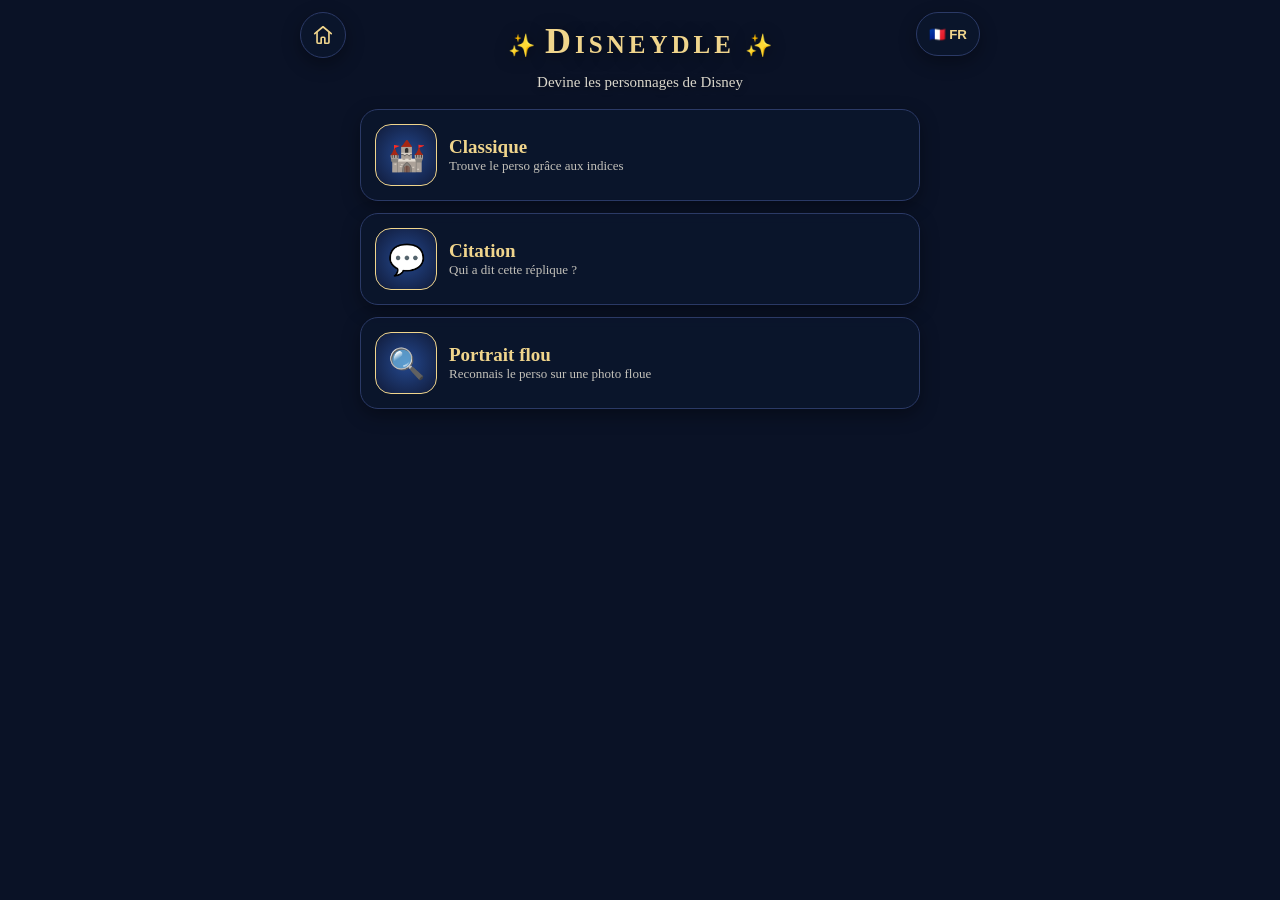
<file: Disneydle/index.html>
<!DOCTYPE html>
<html lang="fr"> 
<head>
  <meta charset="utf-8">
  <meta name="viewport" content="width=device-width, initial-scale=1, viewport-fit=cover">
  <meta name="theme-color" content="#0b1a1c">
  <title>Disneydle</title>
  <link rel="stylesheet" href="css/style.css">
  <link rel="icon" href="images/logo.png" sizes="32x32" href="/assets/icons/favicon-32x32.png">
  <link rel="icon" href="images/logo.png">
  <link rel="apple-touch-icon" href=" images/logo.png">
</head>
<body> 
  <main>
    <h1>Disneydle</h1>

    <div id="home">
      <p class="tag">Devine les personnages de Disney</p>
      <div class="cards">
        <button data-t="a"><i>🏰</i><b>Classique</b><small>Trouve le perso grâce aux indices</small></button>
        <button data-t="b"><i>💬</i><b>Citation</b><small>Qui a dit cette réplique ?</small></button>
        <button data-t="c"><i>🔍</i><b>Portrait flou</b><small>Reconnais le perso sur une photo floue</small></button>
      </div>
    </div>

    <button id="back" hidden>← Menu</button>
    <section id="a"></section>
    <section id="b"></section>
    <section id="c"></section>
  </main>

  <script src="js/data.js"></script>
  <script src="../game/utils.js"></script>
  <script src="../game/picker.js"></script>
  <script src="../game/classic-game.js"></script>
  <script src="../game/blur-game.js"></script>
  <script src="../game/citation-game.js"></script>
  
  <script src="../game/home-button.js" data-href="../index.html"></script>
  <script src="js/main.js"></script>
  <script src="../game/i18n.js"></script>
</body>
</html>
</file>
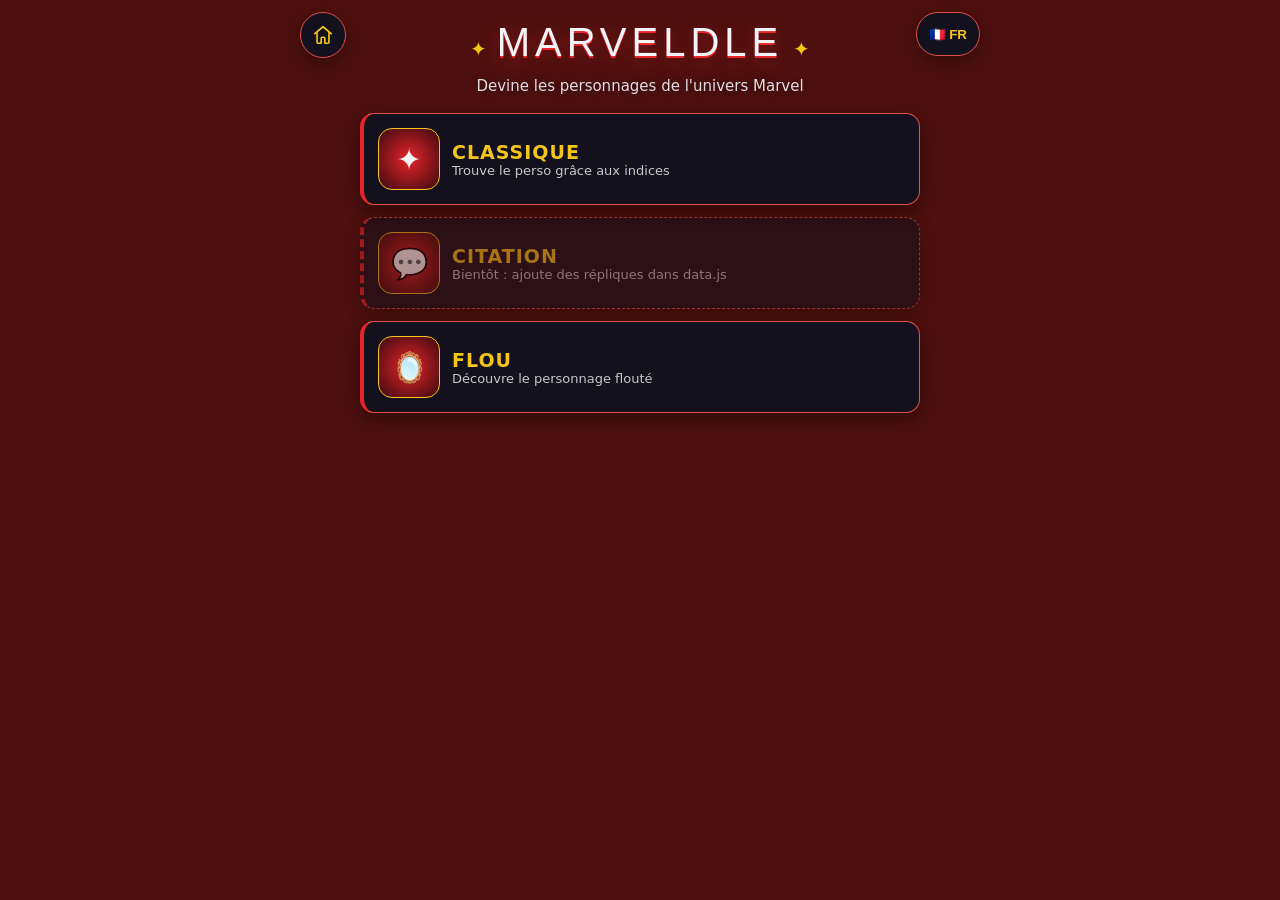
<file: Marveldle/index.html>
<!DOCTYPE html>
<html lang="fr">
<head>
  <meta charset="utf-8">
  <meta name="viewport" content="width=device-width, initial-scale=1, viewport-fit=cover">
  <meta name="theme-color" content="#0d0709">
  <title>Marveldle</title>
  <meta name="description" content="Devine le personnage de l'univers Marvel grâce aux indices : espèce, famille, saison…">
  <link rel="icon" href="data:image/svg+xml,%3Csvg xmlns='http://www.w3.org/2000/svg' viewBox='0 0 100 100'%3E%3Ctext y='.9em' font-size='90'%3E%F0%9F%A7%9B%3C/text%3E%3C/svg%3E">
  <link rel="stylesheet" href="css/style.css">
</head>
<body>
  <main>
    <h1>Marveldle</h1>

    <div id="home">
      <p class="tag">Devine les personnages de l'univers Marvel</p>
      <div class="cards">
        <button data-t="a"><i>✦</i><b>Classique</b><small>Trouve le perso grâce aux indices</small></button>
        <button data-t="b"><i>💬</i><b>Citation</b><small>Qui a dit cette réplique ?</small></button>
        <button data-t="c"><i>🪞</i><b>Flou</b><small>Découvre le personnage flouté</small></button>
      </div>
    </div>

    <button id="back" hidden>← Menu</button>
    <section id="a"></section><section id="b"></section><section id="c"></section>
  </main>

  <script src="js/data.js"></script>
  <script src="../game/utils.js"></script>
  <script src="../game/picker.js"></script>
  <script src="../game/classic-game.js"></script>
  <script src="../game/blur-game.js"></script>
  <script src="../game/citation-game.js"></script>
  
  <script src="js/main.js"></script>
  <script src="../game/home-button.js" data-href="../"></script>
  <script src="../game/i18n.js"></script>
</body>
</html>
</file>
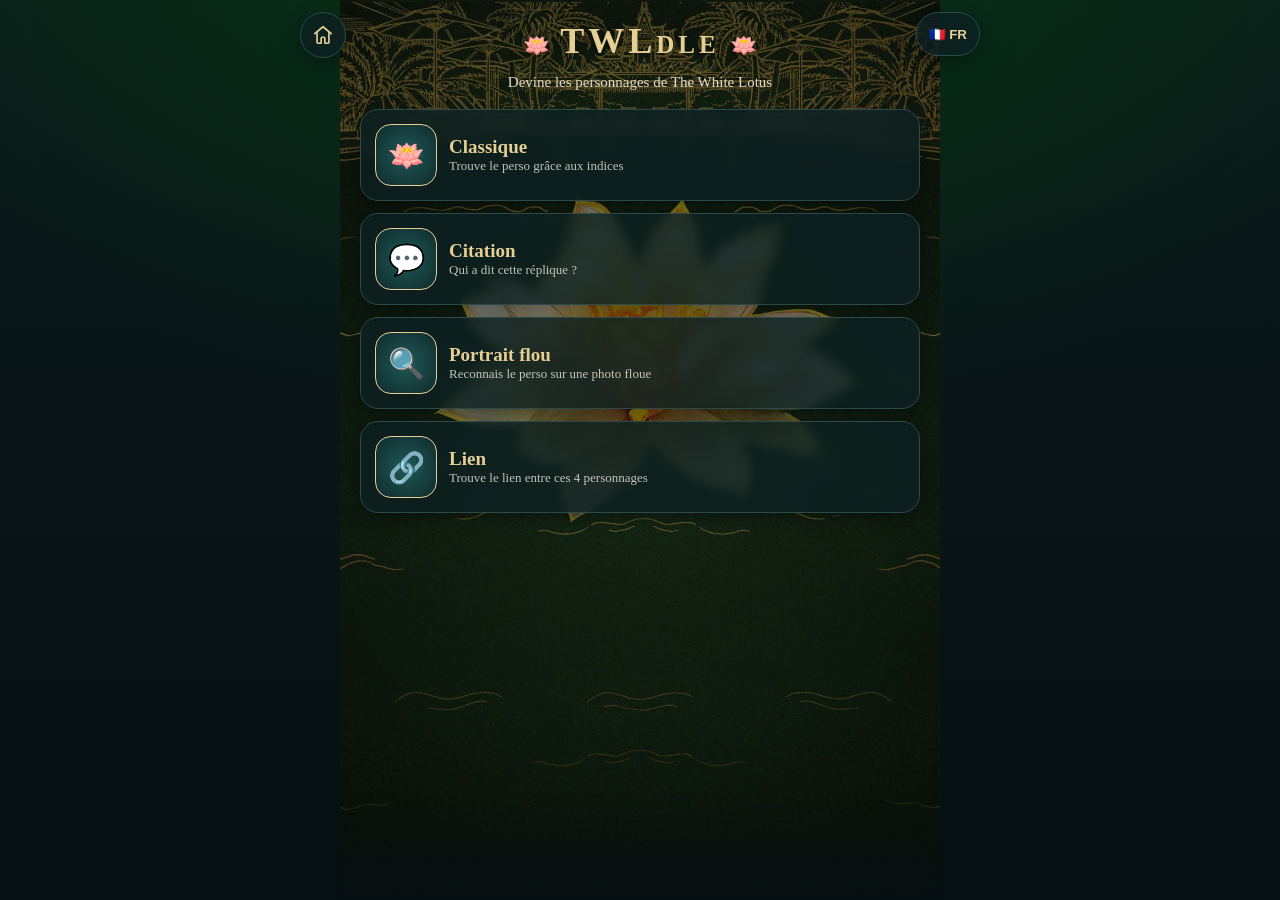
<file: TWLdle/index.html>
<!DOCTYPE html>
<html lang="fr"> 
<head>
  <meta charset="utf-8">
  <meta name="viewport" content="width=device-width, initial-scale=1, viewport-fit=cover">
  <meta name="theme-color" content="#0b1a1c">
  <title>TWLdle</title>
  <link rel="stylesheet" href="css/style.css">
  <link rel="icon" href="images/logo.png" sizes="32x32" href="/assets/icons/favicon-32x32.png">
  <link rel="icon" href="images/logo.png">
  <link rel="apple-touch-icon" href=" images/logo.png">
</head>
<body> 
  <!-- Fond d'écran: place ton image (portrait) dans images/fond.jpg.
       Elle est centrée ; sur les écrans plus larges, le fond de base apparaît sur les côtés. -->
  <div class="wallpaper" aria-hidden="true">
    <img src="images/fond.jpg" alt="" onerror="this.remove()">
  </div>

  <main>
    <h1>TWLdle</h1>

    <div id="home">
      <p class="tag">Devine les personnages de The White Lotus</p>
      <div class="cards">
        <button data-t="a"><i>🪷</i><b>Classique</b><small>Trouve le perso grâce aux indices</small></button>
        <button data-t="b"><i>💬</i><b>Citation</b><small>Qui a dit cette réplique ?</small></button>
        <button data-t="c"><i>🔍</i><b>Portrait flou</b><small>Reconnais le perso sur une photo floue</small></button>
        <button data-t="d"><i>🔗</i><b>Lien</b><small>Trouve le lien entre ces 4 personnages</small></button>
      </div>
    </div>

    <button id="back" hidden>← Menu</button>
    <section id="a"></section>
    <section id="b"></section>
    <section id="c"></section>
    <section id="d"></section>
  </main>

  <script src="js/data.js"></script>
  <script src="../game/utils.js"></script>
  <script src="../game/picker.js"></script>
  <script src="../game/classic-game.js"></script>
  <script src="../game/blur-game.js"></script>
  <script src="../game/citation-game.js"></script>
  <script src="../game/TWLdle/lien-game.js"></script>
  <script src="../game/home-button.js" data-href="../index.html"></script>
  <script src="js/main.js"></script>
  <script src="../game/i18n.js"></script>
</body>
</html>
</file>
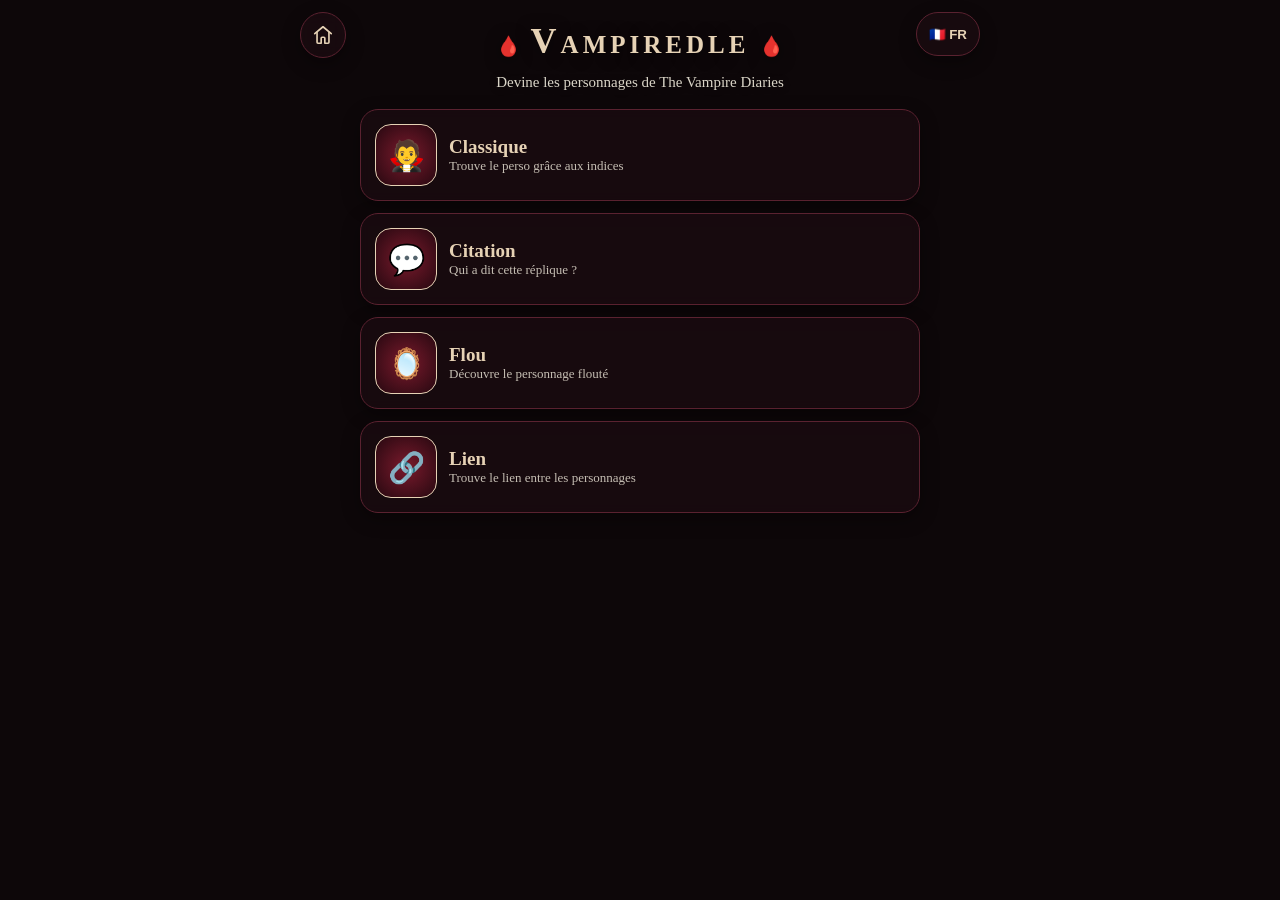
<file: Vampiredle/index.html>
<!DOCTYPE html>
<html lang="fr">
<head>
  <meta charset="utf-8">
  <meta name="viewport" content="width=device-width, initial-scale=1, viewport-fit=cover">
  <meta name="theme-color" content="#0d0709">
  <title>Vampiredle</title>
  <meta name="description" content="Devine le personnage de The Vampire Diaries grâce aux indices : espèce, famille, saison…">
  <link rel="icon" href="data:image/svg+xml,%3Csvg xmlns='http://www.w3.org/2000/svg' viewBox='0 0 100 100'%3E%3Ctext y='.9em' font-size='90'%3E%F0%9F%A7%9B%3C/text%3E%3C/svg%3E">
  <link rel="stylesheet" href="css/style.css">
</head>
<body>

  <main>
    <h1>Vampiredle</h1>

    <div id="home">
      <p class="tag">Devine les personnages de The Vampire Diaries</p>
      <div class="cards">
        <button data-t="a"><i>🧛</i><b>Classique</b><small>Trouve le perso grâce aux indices</small></button>
        <button data-t="b"><i>💬</i><b>Citation</b><small>Qui a dit cette réplique ?</small></button>
        <button data-t="c"><i>🪞</i><b>Flou</b><small>Découvre le personnage flouté</small></button>
        <button data-t="d"><i>🔗</i><b>Lien</b><small>Trouve le lien entre les personnages</small></button>
      </div>
    </div>

    <button id="back" hidden>← Menu</button>
    <section id="a"></section><section id="b"></section><section id="c"></section><section id="d"></section>
  </main>

  <script src="js/data.js"></script>
  <script src="../game/utils.js"></script>
  <script src="../game/picker.js"></script>
  <script src="../game/classic-game.js"></script>
  <script src="../game/blur-game.js"></script>
  <script src="../game/citation-game.js"></script>
  
  <script src="js/main.js"></script>
  <script src="../game/Vampiredle/lien-game.js"></script>
  <script src="../game/home-button.js" data-href="../"></script>
  <script src="../game/i18n.js"></script>
</body>
</html>
</file>
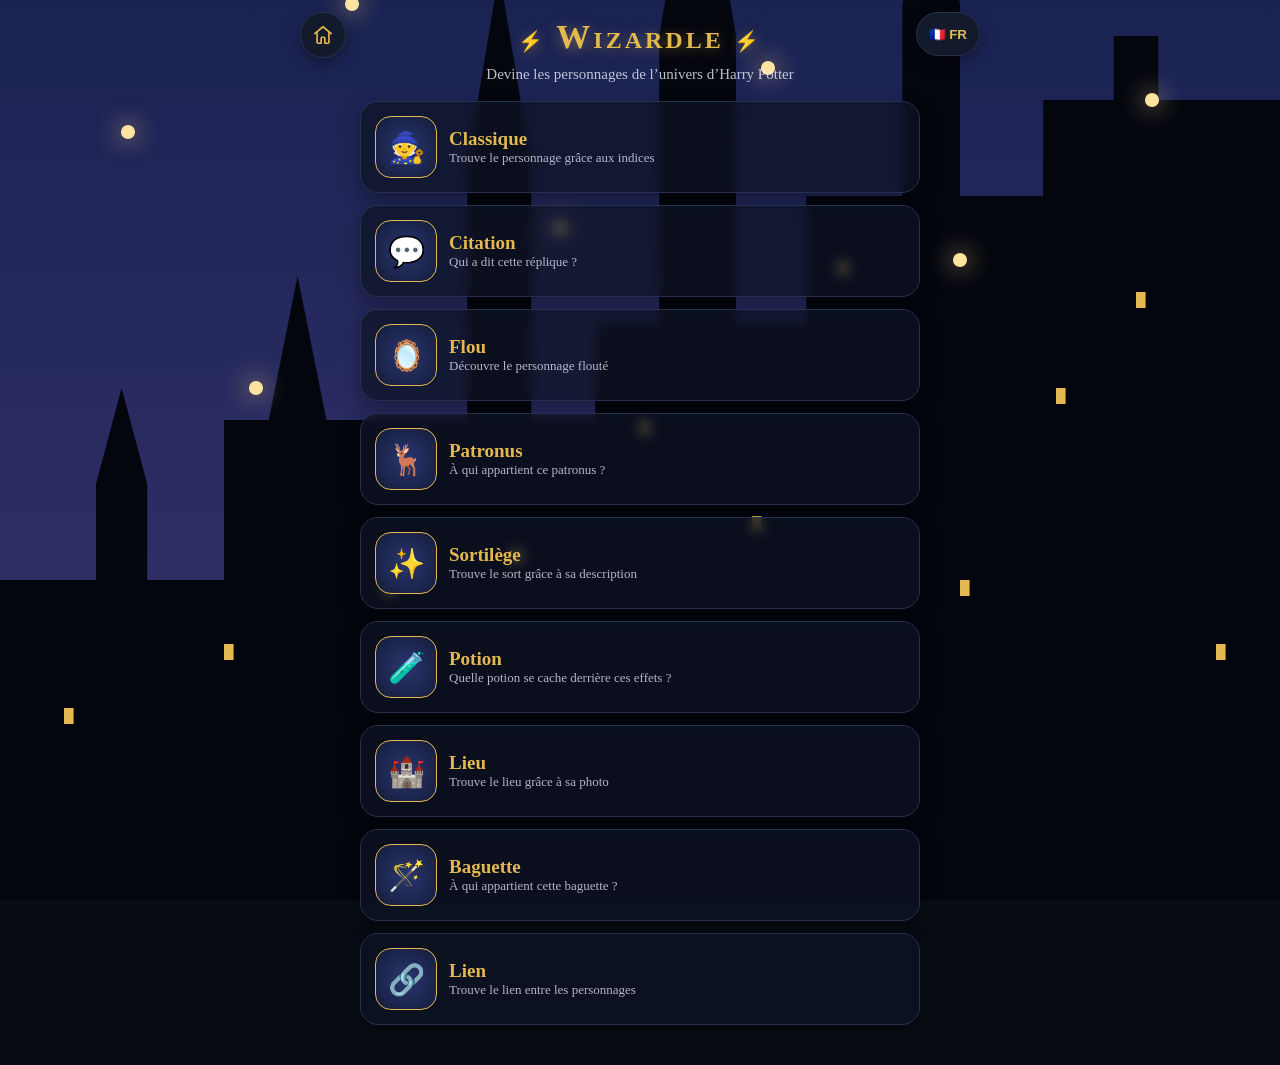
<file: Wizardle/index.html>
<!DOCTYPE html>
<html lang="fr">
<head>
  <meta charset="utf-8">
  <meta name="viewport" content="width=device-width, initial-scale=1, viewport-fit=cover">
  <title>Wizardle</title>
  <link rel="stylesheet" href="css/style.css">
  <link rel="icon" href="images/logo.png" sizes="32x32" href="/assets/icons/favicon-32x32.png">
  <link rel="icon" href="images/logo.png">
  <link rel="apple-touch-icon" href=" images/logo.png">
</head>
<body>
<svg class="bg" viewBox="0 0 400 800" preserveAspectRatio="xMidYMax slice" aria-hidden="true"><defs><linearGradient id="sk" x1="0" y1="0" x2="0" y2="1"><stop offset="0" stop-color="#05081a"/><stop offset=".6" stop-color="#15204d"/><stop offset="1" stop-color="#3a3472"/></linearGradient><radialGradient id="mo"><stop offset="0" stop-color="#fff4c9" stop-opacity=".5"/><stop offset="1" stop-color="#fff4c9" stop-opacity="0"/></radialGradient></defs><rect width="400" height="800" fill="url(#sk)"/><circle class="tw" cx="170" cy="82" r="1" fill="#fff"/><circle class="tw" cx="338" cy="29" r="0.7" fill="#fff"/><circle class="tw" cx="279" cy="53" r="1" fill="#fff"/><circle class="tw" cx="303" cy="34" r="1.4" fill="#fff"/><circle class="tw" cx="114" cy="24" r="0.7" fill="#fff"/><circle class="tw" cx="227" cy="219" r="0.7" fill="#fff"/><circle class="tw" cx="128" cy="51" r="1.4" fill="#fff"/><circle class="tw" cx="222" cy="35" r="1.4" fill="#fff"/><circle class="tw" cx="68" cy="119" r="1.4" fill="#fff"/><circle class="tw" cx="326" cy="303" r="0.7" fill="#fff"/><circle class="tw" cx="300" cy="304" r="1" fill="#fff"/><circle class="tw" cx="30" cy="118" r="0.7" fill="#fff"/><circle class="tw" cx="290" cy="444" r="0.7" fill="#fff"/><circle class="tw" cx="153" cy="219" r="0.7" fill="#fff"/><circle class="tw" cx="281" cy="65" r="1.4" fill="#fff"/><circle class="tw" cx="162" cy="291" r="1.4" fill="#fff"/><circle class="tw" cx="97" cy="57" r="1.4" fill="#fff"/><circle class="tw" cx="297" cy="332" r="0.7" fill="#fff"/><circle class="tw" cx="195" cy="54" r="1.4" fill="#fff"/><circle class="tw" cx="369" cy="37" r="1.4" fill="#fff"/><circle class="tw" cx="35" cy="321" r="0.7" fill="#fff"/><circle class="tw" cx="259" cy="353" r="1.4" fill="#fff"/><circle class="tw" cx="223" cy="402" r="1" fill="#fff"/><circle class="tw" cx="243" cy="304" r="1" fill="#fff"/><circle class="tw" cx="190" cy="158" r="0.7" fill="#fff"/><circle class="tw" cx="97" cy="362" r="0.7" fill="#fff"/><circle class="tw" cx="46" cy="299" r="1" fill="#fff"/><circle class="tw" cx="273" cy="258" r="1" fill="#fff"/><circle class="tw" cx="378" cy="234" r="1" fill="#fff"/><circle class="tw" cx="316" cy="42" r="0.7" fill="#fff"/><circle class="tw" cx="267" cy="219" r="0.7" fill="#fff"/><circle class="tw" cx="392" cy="180" r="0.7" fill="#fff"/><circle class="tw" cx="255" cy="220" r="0.7" fill="#fff"/><circle class="tw" cx="347" cy="44" r="1.4" fill="#fff"/><circle class="tw" cx="298" cy="409" r="1" fill="#fff"/><circle class="tw" cx="179" cy="360" r="1" fill="#fff"/><circle class="tw" cx="309" cy="259" r="1.4" fill="#fff"/><circle class="tw" cx="238" cy="40" r="0.7" fill="#fff"/><circle class="tw" cx="143" cy="247" r="1.4" fill="#fff"/><circle class="tw" cx="345" cy="38" r="0.7" fill="#fff"/><circle class="tw" cx="379" cy="364" r="1" fill="#fff"/><circle class="tw" cx="336" cy="300" r="1.4" fill="#fff"/><circle class="tw" cx="233" cy="150" r="1.4" fill="#fff"/><circle class="tw" cx="202" cy="459" r="1.4" fill="#fff"/><circle class="tw" cx="182" cy="16" r="1" fill="#fff"/><circle cx="315" cy="105" r="90" fill="url(#mo)"/><circle cx="315" cy="105" r="30" fill="#f6edc8"/><path fill="#04060e" d="M0 800V700h30v-30l8-30 8 30v30h24v-50h14l9-45 9 45h14v0h30v-80l10-60 10 60v80h20v-30h20v-90l12-70 12 70v90h22v-40h30v-60l9-40 9 40v60h26v-30h22v-20h14v20h38V800Z"/><rect class="tw" x="70" y="720" width="3" height="5" fill="#e3b84f"/><rect class="tw" x="120" y="700" width="3" height="5" fill="#e3b84f"/><rect class="tw" x="160" y="690" width="3" height="5" fill="#e3b84f"/><rect class="tw" x="200" y="650" width="3" height="5" fill="#e3b84f"/><rect class="tw" x="235" y="680" width="3" height="5" fill="#e3b84f"/><rect class="tw" x="262" y="600" width="3" height="5" fill="#e3b84f"/><rect class="tw" x="300" y="700" width="3" height="5" fill="#e3b84f"/><rect class="tw" x="330" y="640" width="3" height="5" fill="#e3b84f"/><rect class="tw" x="355" y="610" width="3" height="5" fill="#e3b84f"/><rect class="tw" x="20" y="740" width="3" height="5" fill="#e3b84f"/><rect class="tw" x="380" y="720" width="3" height="5" fill="#e3b84f"/><g style="filter:drop-shadow(0 0 4px #ffd88a)"><circle class="cd" cx="40" cy="560" r="2.2" fill="#ffe3a0"/><circle class="cd" cx="110" cy="520" r="2.2" fill="#ffe3a0"/><circle class="cd" cx="175" cy="590" r="2.2" fill="#ffe3a0"/><circle class="cd" cx="240" cy="540" r="2.2" fill="#ffe3a0"/><circle class="cd" cx="300" cy="600" r="2.2" fill="#ffe3a0"/><circle class="cd" cx="360" cy="550" r="2.2" fill="#ffe3a0"/><circle class="cd" cx="80" cy="640" r="2.2" fill="#ffe3a0"/></g></svg><main>
<h1>Wizardle</h1>
<div id="home"><p class="tag">Devine les personnages de l’univers d’Harry Potter</p><div class="cards">
<button data-t="a"><i>🧙</i><b>Classique</b><small>Trouve le personnage grâce aux indices</small></button>
<button data-t="b"><i>💬</i><b>Citation</b><small>Qui a dit cette réplique ?</small></button>
<button data-t="c"><i>🪞</i><b>Flou</b><small>Découvre le personnage flouté</small></button>
<button data-t="d"><i>🦌</i><b>Patronus</b><small>À qui appartient ce patronus ?</small></button>
<button data-t="e"><i>✨</i><b>Sortilège</b><small>Trouve le sort grâce à sa description</small></button>
<button data-t="f"><i>🧪</i><b>Potion</b><small>Quelle potion se cache derrière ces effets ?</small></button>
<button data-t="g"><i>🏰</i><b>Lieu</b><small>Trouve le lieu grâce à sa photo</small></button>
<button data-t="h"><i>🪄</i><b>Baguette</b><small>À qui appartient cette baguette ?</small></button>
<button data-t="i"><i>🔗</i><b>Lien</b><small>Trouve le lien entre les personnages</small></button></div></div>
<button id="back" hidden>← Menu</button>
<section id="a"></section><section id="b"></section><section id="c"></section><section id="d"></section><section id="e"></section><section id="f"></section><section id="g"></section><section id="h"></section><section id="i"></section>
</main>

  <script src="js/data.js"></script>
  <script src="../game/utils.js"></script>
  <script src="../game/picker.js"></script>
  <script src="../game/classic-game.js"></script>
  <script src="../game/blur-game.js"></script>
  <script src="../game/game.js"></script>
  <script src="../game/lieu-game.js"></script>
  <script src="../game/baguette-game.js"></script>
  <script src="../game/Wizardle/lien-game.js"></script>
  <script src="../game/home-button.js" data-href="../index.html"></script>
  <script src="js/main.js"></script>
  <script src="../game/i18n.js"></script>
</body>
</html>
</file>
<file: Disneydle/css/style.css>
/* =========================================================
   Disneydle : thème bleu nuit et or (même base que les autres jeux)
   ========================================================= */

:root {
  box-sizing: border-box;
  --bg: #0a1226;
  --fg: #f1ecdd;
  --card: rgba(12, 22, 46, .82);
  --bd: #2b3a66;
  --gold: #f0d58c;
  --ac: #7fb2ff;
  --ok: #2f9457;
  --no: #b9503f;
  --mid: #d6963a;
}

html { scroll-padding-top: env(safe-area-inset-top, 0px); }

body {
  margin: 0;
  background: var(--bg);
  color: var(--fg);
  font-family: Georgia, "Palatino Linotype", serif;
  min-height: 100vh;
  padding-top: env(safe-area-inset-top, 0px);
  padding-bottom: env(safe-area-inset-bottom, 0px);
}

/* Fond de base (visible sur les côtés quand l'écran est plus large que l'image) */
.wallpaper {
  position: fixed;
  inset: 0;
  z-index: -1;
  overflow: hidden;
  background:
    radial-gradient(900px 520px at 50% -10%, #1b3a78, transparent),
    linear-gradient(#0a1226, #050a17);
}

/* Ton image (portrait) : taille FIXE, jamais modifiée par la fenêtre.
   - largeur : 600px (les cartes font 560px), ou toute la largeur sur téléphone ;
   - hauteur : proportionnelle (l'image n'est jamais déformée ni zoomée) ;
   - collée en haut, centrée, assombrie pour la lisibilité ;
   - si l'écran est plus haut que l'image, le bas se fond dans le fond de base ;
     s'il est plus court, le bas de l'image est simplement coupé. */
.wallpaper img {
  position: absolute;
  top: 0;
  left: 50%;
  width: min(600px, 100vw);
  height: auto;
  max-width: none;
  transform: translateX(-50%);
  filter: brightness(.55);
  box-shadow: 0 0 40px rgba(0, 0, 0, .6);
  -webkit-mask-image: linear-gradient(to bottom, #000 88%, transparent);
  mask-image: linear-gradient(to bottom, #000 88%, transparent);
}

main { max-width: 560px; margin: 0 auto; padding: 12px 12px 40px; position: relative; }

h1 {
  font-size: 36px;
  margin: 8px 0 12px;
  text-align: center;
  color: var(--gold);
  font-variant: small-caps;
  letter-spacing: 4px;
  text-shadow: 0 2px 16px rgba(0, 0, 0, .55);
}
h1::before, h1::after { content: "✨"; font-size: 22px; margin: 0 10px; letter-spacing: 0; }

.tag { text-align: center; opacity: .9; margin: 0 0 18px; font-size: 15px; text-shadow: 0 1px 8px rgba(0,0,0,.6); }

/* Boutons du menu */
.cards { display: grid; gap: 12px; }
.cards button {
  display: grid; grid-template-columns: 60px 1fr; column-gap: 14px; align-items: center;
  text-align: left; font: inherit; color: var(--fg);
  background: var(--card); backdrop-filter: blur(6px);
  border: 1px solid var(--bd); border-radius: 18px; padding: 14px;
  box-shadow: 0 6px 18px rgba(0,0,0,.35); transition: .2s;
}
.cards button:active { border-color: var(--gold); transform: translateY(-2px); }
@media (hover: hover) { .cards button:hover { border-color: var(--gold); transform: translateY(-2px); } }
.cards button:disabled { opacity: .55; transform: none; border-style: dashed; }
.cards i {
  grid-row: 1 / 3; font-style: normal; font-size: 30px; width: 60px; height: 60px; border-radius: 16px;
  display: flex; align-items: center; justify-content: center;
  background: radial-gradient(circle, #24488e, #101a38); border: 1px solid var(--gold);
}
.cards b { font-size: 19px; color: var(--gold); align-self: end; }
.cards small { opacity: .8; font-size: 13px; align-self: start; }

#back {
  font: inherit; font-size: 14px; background: var(--card); color: var(--gold);
  border: 1px solid var(--bd); border-radius: 20px; padding: 7px 14px; margin-bottom: 10px;
}
#back[hidden], #home[hidden] { display: none; }

section { display: none; }
section.on { display: block; }

/* Recherche */
.pk { position: relative; }
input {
  width: 100%; box-sizing: border-box; font: inherit; font-size: 16px; padding: 12px;
  border: 1px solid var(--gold); border-radius: 12px;
  background: rgba(8, 16, 36, .92); color: var(--fg); box-shadow: 0 2px 10px rgba(0,0,0,.25);
}
.sg { display: flex; flex-direction: column; margin-top: 4px; }
.sg button {
  font: inherit; text-align: left; padding: 10px 12px; min-height: 44px;
  border: 1px solid var(--bd); border-top: 0; background: var(--card); backdrop-filter: blur(6px); color: var(--fg);
}
.sg button:last-child { border-radius: 0 0 10px 10px; }

button { touch-action: manipulation; -webkit-tap-highlight-color: transparent; }

/* Zone de jeu */
.sub { font-size: 13px; text-align: center; opacity: .85; margin: 0 0 8px; text-shadow: 0 1px 6px rgba(0,0,0,.6); }
.st { text-align: center; margin: 8px 0 14px; }
blockquote {
  margin: 0; padding: 16px; border-left: 4px solid var(--gold);
  background: var(--card); backdrop-filter: blur(6px);
  font-size: 19px; font-style: italic; text-align: left; border-radius: 6px;
}
blockquote small { display: block; margin-top: 8px; font-size: 13px; opacity: .65; }

.chips { display: flex; flex-wrap: wrap; gap: 6px; margin: 8px 0; }
.chip { padding: 5px 10px; border-radius: 14px; background: var(--no); color: #fff; font-size: 13px; box-shadow: 0 1px 4px rgba(0,0,0,.25); }

.win {
  display: flex; flex-direction: column; align-items: center; gap: 10px; text-align: center;
  font-size: 17px; padding: 12px; margin: 10px 0;
  background: var(--card); backdrop-filter: blur(6px);
  border: 2px solid var(--gold); border-radius: 16px; box-shadow: 0 6px 22px rgba(0,0,0,.3);
  animation: pop .5s both;
}
.win.late { animation-delay: 2.7s; }
.win small { display: block; opacity: .75; font-size: 13px; margin-top: 2px; }
@keyframes pop { from { transform: scale(.85); opacity: 0; } to { transform: none; opacity: 1; } }

.nw {
  font: inherit; width: 100%; margin-top: 14px; padding: 11px;
  border: 1px solid var(--gold); background: var(--card); color: var(--gold); border-radius: 12px;
}

/* Tableau du mode classique : 1 colonne nom + 7 indices */
.row { display: grid; grid-template-columns: 1.2fr repeat(7, 1fr); gap: 3px; margin-top: 3px; align-items: stretch; }
.hd .c { background: none; color: var(--gold); font-size: 10px; box-shadow: none; }
.c {
  font-family: system-ui, sans-serif; font-size: 10px; padding: 6px 2px; border-radius: 10px;
  text-align: center; color: #fff; display: flex; align-items: center; justify-content: center;
  word-break: break-word; hyphens: auto; min-height: 40px; font-weight: 600;
  box-shadow: 0 2px 6px rgba(0,0,0,.25);
}
.c.nm { background: var(--card); backdrop-filter: blur(6px); color: var(--fg); border: 1px solid var(--bd); font-weight: 700; }
.ok { background: var(--ok); } .no { background: var(--no); } .mid { background: var(--mid); }
.row.new .c { animation: flip .55s both; animation-delay: calc((var(--i, -1) + 1) * .45s); }
@keyframes flip { from { transform: rotateX(90deg) scale(.8); opacity: 0; } to { transform: none; opacity: 1; } }

/* Portraits : images/<nom>.jpg, initiales si absent */
.av {
  position: relative; border-radius: 50%; background: #1f3a78; color: #fff; font-weight: 700;
  display: flex; align-items: center; justify-content: center; overflow: hidden;
  border: 3px solid var(--gold); flex: none;
}
.av.lg { width: 120px; height: 120px; font-size: 38px; }
.av img { position: absolute; inset: 0; width: 100%; height: 100%; object-fit: cover; z-index: 2; }
.av span { display: flex; align-items: center; justify-content: center; width: 100%; height: 100%; color: var(--gold); }
.av.fallback img { display: none; }

/* Mode portrait flou : cadre de taille fixe, le flou est contenu dans le cadre */
.flou-cadre {
  width: min(260px, 80vw);
  aspect-ratio: 3 / 4;
  margin: 0 auto 10px;
  overflow: hidden;
  border-radius: 18px;
  border: 2px solid var(--gold);
  background: var(--card);
  box-shadow: 0 6px 22px rgba(0, 0, 0, .35);
}
.flou-photo {
  display: block;
  width: 100%;
  height: 100%;
  object-fit: cover;
  object-position: center top;
  transform: scale(1.12); /* cache les bords clairs du flou */
  transition: filter .6s ease;
  user-select: none;
  -webkit-user-drag: none;
}

@media (max-width: 480px) {
  main { padding-left: 6px; padding-right: 6px; }
  h1 { font-size: 30px; }
  .row { gap: 2px; }
  .c { font-size: 8px; padding: 5px 1px; min-height: 42px; border-radius: 7px; }
  .hd .c { font-size: 7.5px; }
}
</file>
<file: Marveldle/css/style.css>
/* =========================================================
   Marveldle
   ========================================================= */

:root {
  box-sizing: border-box;
  --bg: #4d100e;
  --fg: #f2f4f8;
  --card: rgba(13, 18, 34, .88);
  --bd: #e0504a;
  --gold: #f5c518;
  --ac: #e62429;
  --ok: #2f9457;
  --no: #c0392b;
  --mid: #e08a1e;
}

html { scroll-padding-top: env(safe-area-inset-top, 0px); }

body {
  margin: 0;
  background: var(--bg);
  color: var(--fg);
  font-family: "Trebuchet MS", "Segoe UI", system-ui, sans-serif;
  min-height: 100vh;
  padding-top: env(safe-area-inset-top, 0px);
  padding-bottom: env(safe-area-inset-bottom, 0px);
}

/* Fond de base (visible sur les côtés quand l'écran est plus large que l'image) */
.wallpaper {
  position: fixed;
  inset: 0;
  z-index: -1;
  overflow: hidden;
  background:
    radial-gradient(900px 520px at 50% -10%, #8a1018, transparent),
    linear-gradient(#0a0e1c, #03040a);
}

/* Ton image (portrait) : taille FIXE, jamais modifiée par la fenêtre */
.wallpaper img {
  position: absolute;
  top: 0;
  left: 50%;
  width: min(600px, 100vw);
  height: auto;
  max-width: none;
  transform: translateX(-50%);
  filter: brightness(.55);
  box-shadow: 0 0 40px rgba(0, 0, 0, .6);
  -webkit-mask-image: linear-gradient(to bottom, #000 88%, transparent);
  mask-image: linear-gradient(to bottom, #000 88%, transparent);
}

main { max-width: 560px; margin: 0 auto; padding: 12px 12px 40px; position: relative; }

h1 {
  font-family: Impact, "Arial Narrow Bold", "Arial Black", sans-serif;
  font-weight: 400;
  font-size: 40px;
  margin: 8px 0 12px;
  text-align: center;
  color: var(--fg);
  text-transform: uppercase;
  letter-spacing: 5px;
  text-shadow: 0 2px 0 var(--ac), 0 4px 18px rgba(230, 36, 41, .45);
}
h1::before, h1::after { content: "✦"; font-size: 20px; margin: 0 10px; letter-spacing: 0; color: var(--gold); text-shadow: none; }

.tag { text-align: center; opacity: .9; margin: 0 0 18px; font-size: 15px; text-shadow: 0 1px 8px rgba(0,0,0,.6); }

/* Boutons du menu */
.cards { display: grid; gap: 12px; }
.cards button {
  display: grid; grid-template-columns: 60px 1fr; column-gap: 14px; align-items: center;
  text-align: left; font: inherit; color: var(--fg);
  background: var(--card); backdrop-filter: blur(6px);
  border: 1px solid var(--bd); border-left: 4px solid var(--ac); border-radius: 14px; padding: 14px;
  box-shadow: 0 6px 18px rgba(0,0,0,.4); transition: .2s;
}
.cards button:active { border-color: var(--gold); transform: translateY(-2px); }
@media (hover: hover) { .cards button:hover { border-color: var(--gold); transform: translateY(-2px); } }
.cards button:disabled { opacity: .55; transform: none; border-style: dashed; }
.cards i {
  grid-row: 1 / 3; font-style: normal; font-size: 30px; width: 60px; height: 60px; border-radius: 14px;
  display: flex; align-items: center; justify-content: center;
  background: radial-gradient(circle, #e62429, #3a0a10); border: 1px solid var(--gold);
}
.cards b { font-size: 19px; color: var(--gold); align-self: end; text-transform: uppercase; letter-spacing: 1px; }
.cards small { opacity: .8; font-size: 13px; align-self: start; }

#back {
  font: inherit; font-size: 14px; background: var(--card); color: var(--gold);
  border: 1px solid var(--bd); border-radius: 20px; padding: 7px 14px; margin-bottom: 10px;
}
#back[hidden], #home[hidden] { display: none; }

section { display: none; }
section.on { display: block; }

/* Recherche */
.pk { position: relative; }
input {
  width: 100%; box-sizing: border-box; font: inherit; font-size: 16px; padding: 12px;
  border: 1px solid var(--gold); border-radius: 12px;
  background: rgba(8, 11, 22, .94); color: var(--fg); box-shadow: 0 2px 10px rgba(0,0,0,.25);
}
.sg { display: flex; flex-direction: column; margin-top: 4px; }
.sg button {
  font: inherit; text-align: left; padding: 10px 12px; min-height: 44px;
  border: 1px solid var(--bd); border-top: 0; background: var(--card); backdrop-filter: blur(6px); color: var(--fg);
}
.sg button:last-child { border-radius: 0 0 10px 10px; }

button { touch-action: manipulation; -webkit-tap-highlight-color: transparent; }

/* Zone de jeu */
.sub { font-size: 13px; text-align: center; opacity: .85; margin: 0 0 8px; text-shadow: 0 1px 6px rgba(0,0,0,.6); }
.st { text-align: center; margin: 8px 0 14px; }
blockquote {
  margin: 0; padding: 16px; border-left: 4px solid var(--ac);
  background: var(--card); backdrop-filter: blur(6px);
  font-size: 19px; font-style: italic; text-align: left; border-radius: 6px;
}
blockquote small { display: block; margin-top: 8px; font-size: 13px; opacity: .65; }

.chips { display: flex; flex-wrap: wrap; gap: 6px; margin: 8px 0; }
.chip { padding: 5px 10px; border-radius: 14px; background: var(--no); color: #fff; font-size: 13px; box-shadow: 0 1px 4px rgba(0,0,0,.25); }

.win {
  display: flex; flex-direction: column; align-items: center; gap: 10px; text-align: center;
  font-size: 17px; padding: 12px; margin: 10px 0;
  background: var(--card); backdrop-filter: blur(6px);
  border: 2px solid var(--gold); border-radius: 16px; box-shadow: 0 6px 22px rgba(0,0,0,.3);
  animation: pop .5s both;
}
.win.late { animation-delay: 2.7s; }
.win small { display: block; opacity: .75; font-size: 13px; margin-top: 2px; }
@keyframes pop { from { transform: scale(.85); opacity: 0; } to { transform: none; opacity: 1; } }

.nw {
  font: inherit; width: 100%; margin-top: 14px; padding: 11px;
  border: 1px solid var(--gold); background: var(--card); color: var(--gold); border-radius: 12px;
  text-transform: uppercase; letter-spacing: 1px;
}

/* Tableau du mode classique */
.row { display: grid; grid-template-columns: 1.2fr repeat(7, 1fr); gap: 3px; margin-top: 3px; align-items: stretch; }
.hd .c { background: none; color: var(--gold); font-size: 10px; box-shadow: none; }
.c {
  font-family: system-ui, sans-serif; font-size: 10px; padding: 6px 2px; border-radius: 10px;
  text-align: center; color: #fff; display: flex; align-items: center; justify-content: center;
  word-break: break-word; hyphens: auto; min-height: 40px; font-weight: 600;
  box-shadow: 0 2px 6px rgba(0,0,0,.25);
}
.c.nm { background: var(--card); backdrop-filter: blur(6px); color: var(--fg); border: 1px solid var(--bd); font-weight: 700; }
.ok { background: var(--ok); } .no { background: var(--no); } .mid { background: var(--mid); }
.row.new .c { animation: flip .55s both; animation-delay: calc((var(--i, -1) + 1) * .45s); }
@keyframes flip { from { transform: rotateX(90deg) scale(.8); opacity: 0; } to { transform: none; opacity: 1; } }

/* Portraits : images/<nom>.jpg, initiales si absent */
.av {
  position: relative; border-radius: 50%; background: #1b2547; color: #fff; font-weight: 700;
  display: flex; align-items: center; justify-content: center; overflow: hidden;
  border: 3px solid var(--gold); flex: none;
}
.av.lg { width: 120px; height: 120px; font-size: 38px; }
.av img { position: absolute; inset: 0; width: 100%; height: 100%; object-fit: cover; z-index: 2; }
.av span { display: flex; align-items: center; justify-content: center; width: 100%; height: 100%; color: var(--gold); }
.av.fallback img { display: none; }

/* Mode portrait flou */
.flou-cadre {
  width: min(260px, 80vw);
  aspect-ratio: 3 / 4;
  margin: 0 auto 10px;
  overflow: hidden;
  border-radius: 18px;
  border: 2px solid var(--gold);
  background: var(--card);
  box-shadow: 0 6px 22px rgba(0, 0, 0, .35);
}
.flou-photo {
  display: block;
  width: 100%;
  height: 100%;
  object-fit: cover;
  object-position: center top;
  transform: scale(1.12);
  transition: filter .6s ease;
  user-select: none;
  -webkit-user-drag: none;
}


/* Mode Point commun */
.lien-grid { display: grid; grid-template-columns: repeat(4, 1fr); gap: 8px; margin: 6px 0 14px; }
.lien-p {
  display: flex; flex-direction: column; gap: 6px; min-width: 0;
  padding: 6px 6px 8px; text-align: center; font-size: 12px; font-weight: 700;
  background: var(--card); backdrop-filter: blur(6px);
  border: 1px solid var(--bd); border-radius: 14px;
}
/* Cadre portrait (3:4) */
.lien-photo {
  position: relative; width: 100%; aspect-ratio: 3 / 4; overflow: hidden;
  border-radius: 10px; background: #1b2547; border: 1px solid var(--gold);
}
.lien-photo img {
  position: absolute; inset: 0; width: 100%; height: 100%;
  object-fit: cover; object-position: center top; z-index: 2;
}
.lien-photo b {
  position: absolute; inset: 0; display: flex; align-items: center; justify-content: center;
  font-size: 26px; color: var(--gold);
}
.lien-photo.fallback img { display: none; }
.lien-p span { overflow-wrap: anywhere; line-height: 1.2; }

.essai-lien {
  display: flex; justify-content: space-between; align-items: center; gap: 8px;
  margin-top: 6px; padding: 9px 12px; font-size: 14px;
  background: var(--card); border: 1px solid var(--bd); border-radius: 12px;
}
.pts { display: flex; align-items: center; gap: 4px; font-family: system-ui, sans-serif; font-size: 12px; white-space: nowrap; }
.pt { display: inline-block; width: 12px; height: 12px; border-radius: 50%; }
.pt.ok { background: var(--ok); } .pt.no { background: var(--no); }

@media (max-width: 480px) {
  .lien-grid { gap: 5px; }
  .lien-p { font-size: 10.5px; padding: 4px 4px 6px; }
  .lien-photo b { font-size: 20px; }
  main { padding-left: 6px; padding-right: 6px; }
  h1 { font-size: 32px; letter-spacing: 3px; }
  .row { gap: 2px; }
  .c { font-size: 8px; padding: 5px 1px; min-height: 42px; border-radius: 7px; }
  .hd .c { font-size: 7.5px; }
}
</file>
<file: TWLdle/css/style.css>
/* =========================================================
   Lotusdle : thème tropical (teal profond, sable, or pâle)
   ========================================================= */

:root {
  box-sizing: border-box;
  --bg: #0b1a1c;
  --fg: #f1ecdd;
  --card: rgba(13, 32, 34, .82);
  --bd: #2c4a4c;
  --gold: #e6cf94;
  --ac: #8fd3b6;
  --ok: #2f9457;
  --no: #b9503f;
  --mid: #d6963a;
}
a{
  all: unset;
}
html { scroll-padding-top: env(safe-area-inset-top, 0px); }

body {
  margin: 0;
  background: var(--bg);
  color: var(--fg);
  font-family: Georgia, "Palatino Linotype", serif;
  min-height: 100vh;
  padding-top: env(safe-area-inset-top, 0px);
  padding-bottom: env(safe-area-inset-bottom, 0px);
}


/* Fond de base (visible sur les côtés quand l'écran est plus large que l'image) */
.wallpaper {
  position: fixed;
  inset: 0;
  z-index: -1;
  overflow: hidden;
  background:
    radial-gradient(900px 500px at 50% -10%, hwb(135 2% 79%), transparent),
    linear-gradient(#0b1a1c, #060f11);
}

/* Ton image (portrait) : taille FIXE, jamais modifiée par la fenêtre.
   - largeur : 600px (les cartes font 560px), ou toute la largeur sur téléphone ;
   - hauteur : proportionnelle (l'image n'est jamais déformée ni zoomée) ;
   - collée en haut, centrée, assombrie pour la lisibilité ;
   - si l'écran est plus haut que l'image, le bas se fond dans le fond de base ;
     s'il est plus court, le bas de l'image est simplement coupé. */
.wallpaper img {
  position: absolute;
  top: 0;
  left: 50%;
  width: min(600px, 100vw);
  height: auto;
  max-width: none;
  transform: translateX(-50%);
  filter: brightness(.55);
  box-shadow: 0 0 40px rgba(0, 0, 0, .6);
  -webkit-mask-image: linear-gradient(to bottom, #000 88%, transparent);
  mask-image: linear-gradient(to bottom, #000 88%, transparent);
}

main { max-width: 560px; margin: 0 auto; padding: 12px 12px 40px; position: relative; }

h1 {
  font-size: 36px;
  margin: 8px 0 12px;
  text-align: center;
  color: var(--gold);
  font-variant: small-caps;
  letter-spacing: 4px;
  text-shadow: 0 2px 16px rgba(0, 0, 0, .55);
}
h1::before, h1::after { content: "🪷"; font-size: 22px; margin: 0 10px; letter-spacing: 0; }

.tag { text-align: center; opacity: .9; margin: 0 0 18px; font-size: 15px; text-shadow: 0 1px 8px rgba(0,0,0,.6); }

/* Boutons du menu */
.cards { display: grid; gap: 12px; }
.cards button {
  display: grid; grid-template-columns: 60px 1fr; column-gap: 14px; align-items: center;
  text-align: left; font: inherit; color: var(--fg);
  background: var(--card); backdrop-filter: blur(6px);
  border: 1px solid var(--bd); border-radius: 18px; padding: 14px;
  box-shadow: 0 6px 18px rgba(0,0,0,.35); transition: .2s;
}
.cards button:active { border-color: var(--gold); transform: translateY(-2px); }
@media (hover: hover) { .cards button:hover { border-color: var(--gold); transform: translateY(-2px); } }
.cards button:disabled { opacity: .55; transform: none; border-style: dashed; }
.cards i {
  grid-row: 1 / 3; font-style: normal; font-size: 30px; width: 60px; height: 60px; border-radius: 16px;
  display: flex; align-items: center; justify-content: center;
  background: radial-gradient(circle, #1f5a56, #0f2a2c); border: 1px solid var(--gold);
}
.cards b { font-size: 19px; color: var(--gold); align-self: end; }
.cards small { opacity: .8; font-size: 13px; align-self: start; }


#back {
  font: inherit; font-size: 14px; background: var(--card); color: var(--gold);
  border: 1px solid var(--bd); border-radius: 20px; padding: 7px 14px; margin-bottom: 10px;
}
#back[hidden], #home[hidden] { display: none; }

section { display: none; }
section.on { display: block; }

/* Recherche */
.pk { position: relative; }
input {
  width: 100%; box-sizing: border-box; font: inherit; font-size: 16px; padding: 12px;
  border: 1px solid var(--gold); border-radius: 12px;
  background: rgba(10, 26, 28, .92); color: var(--fg); box-shadow: 0 2px 10px rgba(0,0,0,.25);
}
.sg { display: flex; flex-direction: column; margin-top: 4px; }
.sg button {
  font: inherit; text-align: left; padding: 10px 12px; min-height: 44px;
  border: 1px solid var(--bd); border-top: 0; background: var(--card); backdrop-filter: blur(6px); color: var(--fg);
}
.sg button:last-child { border-radius: 0 0 10px 10px; }

button { touch-action: manipulation; -webkit-tap-highlight-color: transparent; }

/* Zone de jeu */
.sub { font-size: 13px; text-align: center; opacity: .85; margin: 0 0 8px; text-shadow: 0 1px 6px rgba(0,0,0,.6); }
.st { text-align: center; margin: 8px 0 14px; }
blockquote {
  margin: 0; padding: 16px; border-left: 4px solid var(--gold);
  background: var(--card); backdrop-filter: blur(6px);
  font-size: 19px; font-style: italic; text-align: left; border-radius: 6px;
}
blockquote small { display: block; margin-top: 8px; font-size: 13px; opacity: .65; }

.chips { display: flex; flex-wrap: wrap; gap: 6px; margin: 8px 0; }
.chip { padding: 5px 10px; border-radius: 14px; background: var(--no); color: #fff; font-size: 13px; box-shadow: 0 1px 4px rgba(0,0,0,.25); }

.win {
  display: flex; flex-direction: column; align-items: center; gap: 10px; text-align: center;
  font-size: 17px; padding: 12px; margin: 10px 0;
  background: var(--card); backdrop-filter: blur(6px);
  border: 2px solid var(--gold); border-radius: 16px; box-shadow: 0 6px 22px rgba(0,0,0,.3);
  animation: pop .5s both;
}
.win.late { animation-delay: 2.7s; }
.win small { display: block; opacity: .75; font-size: 13px; margin-top: 2px; }
@keyframes pop { from { transform: scale(.85); opacity: 0; } to { transform: none; opacity: 1; } }

.nw {
  font: inherit; width: 100%; margin-top: 14px; padding: 11px;
  border: 1px solid var(--gold); background: var(--card); color: var(--gold); border-radius: 12px;
}

/* Tableau du mode classique : 1 colonne nom + 7 indices */
.row { display: grid; grid-template-columns: 1.2fr repeat(7, 1fr); gap: 3px; margin-top: 3px; align-items: stretch; }
.hd .c { background: none; color: var(--gold); font-size: 10px; box-shadow: none; }
.c {
  font-family: system-ui, sans-serif; font-size: 10px; padding: 6px 2px; border-radius: 10px;
  text-align: center; color: #fff; display: flex; align-items: center; justify-content: center;
  word-break: break-word; hyphens: auto; min-height: 40px; font-weight: 600;
  box-shadow: 0 2px 6px rgba(0,0,0,.25);
}
.c.nm { background: var(--card); backdrop-filter: blur(6px); color: var(--fg); border: 1px solid var(--bd); font-weight: 700; }
.ok { background: var(--ok); } .no { background: var(--no); } .mid { background: var(--mid); }
.row.new .c { animation: flip .55s both; animation-delay: calc((var(--i, -1) + 1) * .45s); }
@keyframes flip { from { transform: rotateX(90deg) scale(.8); opacity: 0; } to { transform: none; opacity: 1; } }

/* Portraits : images/<nom>.jpg, initiales si absent */ 
.av {
  position: relative; border-radius: 50%; background: #1a4a48; color: #fff; font-weight: 700;
  display: flex; align-items: center; justify-content: center; overflow: hidden;
  border: 3px solid var(--gold); flex: none;
}
.av.lg { width: 120px; height: 120px; font-size: 38px; }
.av img { position: absolute; inset: 0; width: 100%; height: 100%; object-fit: cover; z-index: 2; }
.av span { display: flex; align-items: center; justify-content: center; width: 100%; height: 100%; color: var(--gold); }
.av.fallback img { display: none; }

@media (max-width: 480px) {
  main { padding-left: 6px; padding-right: 6px; }
  h1 { font-size: 30px; }
  .row { gap: 2px; }
  .c { font-size: 8px; padding: 5px 1px; min-height: 42px; border-radius: 7px; }
  .hd .c { font-size: 7.5px; }
}


/* Photo du mode Portrait flou : carré uniforme pour tous les personnages */
.flou-cadre {
  width: min(100%, 340px);
  aspect-ratio: 1 / 1;
  margin: 10px auto;
  overflow: hidden;
  border: 2px solid var(--gold);
  border-radius: 16px;
  background: rgba(10, 26, 28, .92);
  box-shadow: 0 6px 22px rgba(0, 0, 0, .35);
}
.flou-photo {
  display: block;
  width: 100%;
  height: 100%;
  object-fit: cover;
  transition: filter .25s ease;
}
.win .flou-cadre {
  width: min(100%, 280px);
  margin: 0 auto 4px;
}


/* Lien photo affichage des images */
/* Mode Point commun */
.lien-grid { display: grid; grid-template-columns: repeat(4, 1fr); gap: 8px; margin: 6px 0 14px; }
.lien-p {
  display: flex; flex-direction: column; gap: 6px; min-width: 0;
  padding: 6px 6px 8px; text-align: center; font-size: 12px; font-weight: 700;
  background: var(--card); backdrop-filter: blur(6px);
  border: 1px solid var(--bd); border-radius: 14px;
}
/* Cadre portrait (3:4) : la photo remplit le cadre sans jamais être écrasée */
.lien-photo {
  position: relative; width: 100%; aspect-ratio: 3 / 4; overflow: hidden;
  border-radius: 10px; background: #5a1a28; border: 1px solid var(--gold);
}
.lien-photo img {
  position: absolute; inset: 0; width: 100%; height: 100%;
  object-fit: cover; object-position: center top; z-index: 2;
}
.lien-photo b {
  position: absolute; inset: 0; display: flex; align-items: center; justify-content: center;
  font-size: 26px; color: var(--gold);
}
.lien-photo.fallback img { display: none; }
.lien-p span { overflow-wrap: anywhere; line-height: 1.2; }

.essai-lien {
  display: flex; justify-content: space-between; align-items: center; gap: 8px;
  margin-top: 6px; padding: 9px 12px; font-size: 14px;
  background: var(--card); border: 1px solid var(--bd); border-radius: 12px;
}
.pts { display: flex; align-items: center; gap: 4px; font-family: system-ui, sans-serif; font-size: 12px; white-space: nowrap; }
.pt { display: inline-block; width: 12px; height: 12px; border-radius: 50%; }
.pt.ok { background: var(--ok); } .pt.no { background: var(--no); }

@media (max-width: 480px) {
  .lien-grid { gap: 5px; }
  .lien-p { font-size: 10.5px; padding: 4px 4px 6px; }
  .lien-photo b { font-size: 20px; }
  main { padding-left: 6px; padding-right: 6px; }
  h1 { font-size: 30px; }
  .row { gap: 2px; }
  .c { font-size: 8px; padding: 5px 1px; min-height: 42px; border-radius: 7px; }
  .hd .c { font-size: 7.5px; }
}
</file>
<file: Vampiredle/css/style.css>
/* =========================================================
   Vampiredle : thème noir, bordeaux et argent doré (même base que les autres jeux)
   ========================================================= */

:root {
  box-sizing: border-box;
  --bg: #0d0709;
  --fg: #f1ecdd;
  --card: rgba(26, 11, 16, .86);
  --bd: #5a2230;
  --gold: #e6d2b5;
  --ac: #c0394f;
  --ok: #2f9457;
  --no: #b9503f;
  --mid: #d6963a;
}

html { scroll-padding-top: env(safe-area-inset-top, 0px); }

body {
  margin: 0;
  background: var(--bg);
  color: var(--fg);
  font-family: Georgia, "Palatino Linotype", serif;
  min-height: 100vh;
  padding-top: env(safe-area-inset-top, 0px);
  padding-bottom: env(safe-area-inset-bottom, 0px);
}

/* Fond de base (visible sur les côtés quand l'écran est plus large que l'image) */
.wallpaper {
  position: fixed;
  inset: 0;
  z-index: -1;
  overflow: hidden;
  background:
    radial-gradient(900px 520px at 50% -10%, #5a1220, transparent),
    linear-gradient(#0d0709, #050203);
}

/* Ton image (portrait) : taille FIXE, jamais modifiée par la fenêtre.
   - largeur : 600px (les cartes font 560px), ou toute la largeur sur téléphone ;
   - hauteur : proportionnelle (l'image n'est jamais déformée ni zoomée) ;
   - collée en haut, centrée, assombrie pour la lisibilité ;
   - si l'écran est plus haut que l'image, le bas se fond dans le fond de base ;
     s'il est plus court, le bas de l'image est simplement coupé. */
.wallpaper img {
  position: absolute;
  top: 0;
  left: 50%;
  width: min(600px, 100vw);
  height: auto;
  max-width: none;
  transform: translateX(-50%);
  filter: brightness(.55);
  box-shadow: 0 0 40px rgba(0, 0, 0, .6);
  -webkit-mask-image: linear-gradient(to bottom, #000 88%, transparent);
  mask-image: linear-gradient(to bottom, #000 88%, transparent);
}

main { max-width: 560px; margin: 0 auto; padding: 12px 12px 40px; position: relative; }

h1 {
  font-size: 36px;
  margin: 8px 0 12px;
  text-align: center;
  color: var(--gold);
  font-variant: small-caps;
  letter-spacing: 4px;
  text-shadow: 0 2px 16px rgba(0, 0, 0, .55);
}
h1::before, h1::after { content: "🩸"; font-size: 20px; margin: 0 10px; letter-spacing: 0; }

.tag { text-align: center; opacity: .9; margin: 0 0 18px; font-size: 15px; text-shadow: 0 1px 8px rgba(0,0,0,.6); }

/* Boutons du menu */
.cards { display: grid; gap: 12px; }
.cards button {
  display: grid; grid-template-columns: 60px 1fr; column-gap: 14px; align-items: center;
  text-align: left; font: inherit; color: var(--fg);
  background: var(--card); backdrop-filter: blur(6px);
  border: 1px solid var(--bd); border-radius: 18px; padding: 14px;
  box-shadow: 0 6px 18px rgba(0,0,0,.35); transition: .2s;
}
.cards button:active { border-color: var(--gold); transform: translateY(-2px); }
@media (hover: hover) { .cards button:hover { border-color: var(--gold); transform: translateY(-2px); } }
.cards button:disabled { opacity: .55; transform: none; border-style: dashed; }
.cards i {
  grid-row: 1 / 3; font-style: normal; font-size: 30px; width: 60px; height: 60px; border-radius: 16px;
  display: flex; align-items: center; justify-content: center;
  background: radial-gradient(circle, #7a1a2c, #260810); border: 1px solid var(--gold);
}
.cards b { font-size: 19px; color: var(--gold); align-self: end; }
.cards small { opacity: .8; font-size: 13px; align-self: start; }

#back {
  font: inherit; font-size: 14px; background: var(--card); color: var(--gold);
  border: 1px solid var(--bd); border-radius: 20px; padding: 7px 14px; margin-bottom: 10px;
}
#back[hidden], #home[hidden] { display: none; }

section { display: none; }
section.on { display: block; }

/* Recherche */
.pk { position: relative; }
input {
  width: 100%; box-sizing: border-box; font: inherit; font-size: 16px; padding: 12px;
  border: 1px solid var(--gold); border-radius: 12px;
  background: rgba(18, 7, 11, .94); color: var(--fg); box-shadow: 0 2px 10px rgba(0,0,0,.25);
}
.sg { display: flex; flex-direction: column; margin-top: 4px; }
.sg button {
  font: inherit; text-align: left; padding: 10px 12px; min-height: 44px;
  border: 1px solid var(--bd); border-top: 0; background: var(--card); backdrop-filter: blur(6px); color: var(--fg);
}
.sg button:last-child { border-radius: 0 0 10px 10px; }

button { touch-action: manipulation; -webkit-tap-highlight-color: transparent; }

/* Zone de jeu */
.sub { font-size: 13px; text-align: center; opacity: .85; margin: 0 0 8px; text-shadow: 0 1px 6px rgba(0,0,0,.6); }
.st { text-align: center; margin: 8px 0 14px; }
blockquote {
  margin: 0; padding: 16px; border-left: 4px solid var(--gold);
  background: var(--card); backdrop-filter: blur(6px);
  font-size: 19px; font-style: italic; text-align: left; border-radius: 6px;
}
blockquote small { display: block; margin-top: 8px; font-size: 13px; opacity: .65; }

.chips { display: flex; flex-wrap: wrap; gap: 6px; margin: 8px 0; }
.chip { padding: 5px 10px; border-radius: 14px; background: var(--no); color: #fff; font-size: 13px; box-shadow: 0 1px 4px rgba(0,0,0,.25); }

.win {
  display: flex; flex-direction: column; align-items: center; gap: 10px; text-align: center;
  font-size: 17px; padding: 12px; margin: 10px 0;
  background: var(--card); backdrop-filter: blur(6px);
  border: 2px solid var(--gold); border-radius: 16px; box-shadow: 0 6px 22px rgba(0,0,0,.3);
  animation: pop .5s both;
}
.win.late { animation-delay: 2.7s; }
.win small { display: block; opacity: .75; font-size: 13px; margin-top: 2px; }
@keyframes pop { from { transform: scale(.85); opacity: 0; } to { transform: none; opacity: 1; } }

.nw {
  font: inherit; width: 100%; margin-top: 14px; padding: 11px;
  border: 1px solid var(--gold); background: var(--card); color: var(--gold); border-radius: 12px;
}

/* Tableau du mode classique : 1 colonne nom + 6 indices */
.row { display: grid; grid-template-columns: 1.2fr repeat(6, 1fr); gap: 3px; margin-top: 3px; align-items: stretch; }
.hd .c { background: none; color: var(--gold); font-size: 10px; box-shadow: none; }
.c {
  font-family: system-ui, sans-serif; font-size: 10px; padding: 6px 2px; border-radius: 10px;
  text-align: center; color: #fff; display: flex; align-items: center; justify-content: center;
  word-break: break-word; hyphens: auto; min-height: 40px; font-weight: 600;
  box-shadow: 0 2px 6px rgba(0,0,0,.25);
}
.c.nm { background: var(--card); backdrop-filter: blur(6px); color: var(--fg); border: 1px solid var(--bd); font-weight: 700; }
.ok { background: var(--ok); } .no { background: var(--no); } .mid { background: var(--mid); }
.row.new .c { animation: flip .55s both; animation-delay: calc((var(--i, -1) + 1) * .45s); }
@keyframes flip { from { transform: rotateX(90deg) scale(.8); opacity: 0; } to { transform: none; opacity: 1; } }

/* Portraits : images/<nom>.jpg, initiales si absent */
.av {
  position: relative; border-radius: 50%; background: #5a1a28; color: #fff; font-weight: 700;
  display: flex; align-items: center; justify-content: center; overflow: hidden;
  border: 3px solid var(--gold); flex: none;
}
.av.lg { width: 120px; height: 120px; font-size: 38px; }
.av img { position: absolute; inset: 0; width: 100%; height: 100%; object-fit: cover; z-index: 2; }
.av span { display: flex; align-items: center; justify-content: center; width: 100%; height: 100%; color: var(--gold); }
.av.fallback img { display: none; }

/* Mode portrait flou : cadre de taille fixe, le flou est contenu dans le cadre */
.flou-cadre {
  width: min(260px, 80vw);
  aspect-ratio: 3 / 4;
  margin: 0 auto 10px;
  overflow: hidden;
  border-radius: 18px;
  border: 2px solid var(--gold);
  background: var(--card);
  box-shadow: 0 6px 22px rgba(0, 0, 0, .35);
}
.flou-photo {
  display: block;
  width: 100%;
  height: 100%;
  object-fit: cover;
  object-position: center top;
  transform: scale(1.12); /* cache les bords clairs du flou */
  transition: filter .6s ease;
  user-select: none;
  -webkit-user-drag: none;
}


/* Mode Point commun */
.lien-grid { display: grid; grid-template-columns: repeat(4, 1fr); gap: 8px; margin: 6px 0 14px; }
.lien-p {
  display: flex; flex-direction: column; gap: 6px; min-width: 0;
  padding: 6px 6px 8px; text-align: center; font-size: 12px; font-weight: 700;
  background: var(--card); backdrop-filter: blur(6px);
  border: 1px solid var(--bd); border-radius: 14px;
}
/* Cadre portrait (3:4) : la photo remplit le cadre sans jamais être écrasée */
.lien-photo {
  position: relative; width: 100%; aspect-ratio: 3 / 4; overflow: hidden;
  border-radius: 10px; background: #5a1a28; border: 1px solid var(--gold);
}
.lien-photo img {
  position: absolute; inset: 0; width: 100%; height: 100%;
  object-fit: cover; object-position: center top; z-index: 2;
}
.lien-photo b {
  position: absolute; inset: 0; display: flex; align-items: center; justify-content: center;
  font-size: 26px; color: var(--gold);
}
.lien-photo.fallback img { display: none; }
.lien-p span { overflow-wrap: anywhere; line-height: 1.2; }

.essai-lien {
  display: flex; justify-content: space-between; align-items: center; gap: 8px;
  margin-top: 6px; padding: 9px 12px; font-size: 14px;
  background: var(--card); border: 1px solid var(--bd); border-radius: 12px;
}
.pts { display: flex; align-items: center; gap: 4px; font-family: system-ui, sans-serif; font-size: 12px; white-space: nowrap; }
.pt { display: inline-block; width: 12px; height: 12px; border-radius: 50%; }
.pt.ok { background: var(--ok); } .pt.no { background: var(--no); }

@media (max-width: 480px) {
  .lien-grid { gap: 5px; }
  .lien-p { font-size: 10.5px; padding: 4px 4px 6px; }
  .lien-photo b { font-size: 20px; }
  main { padding-left: 6px; padding-right: 6px; }
  h1 { font-size: 30px; }
  .row { gap: 2px; }
  .c { font-size: 8px; padding: 5px 1px; min-height: 42px; border-radius: 7px; }
  .hd .c { font-size: 7.5px; }
}
</file>
<file: Wizardle/css/style.css>
/* =========================================================
   Wizardle : feuille de style
   =========================================================

   Sommaire
     1. Couleurs et réglages de base
     2. Fond animé (étoiles, nuages)
     3. Titre et structure de la page
     4. Menu d'accueil (cartes des modes de jeu)
     5. Barre de navigation
     6. Recherche et suggestions
     7. Éléments communs (citations, pastilles, victoire, boutons)
     8. Tableau du mode Classique
     9. Portraits (avatars)
    10. Silhouette
    11. Portrait flou et mode Lieu
    12. Mode Baguette
    13. Mode Point commun
    14. Téléphone (écrans étroits)
   ========================================================= */


/* ---------------------------------------------------------
   1. Couleurs et réglages de base
   --------------------------------------------------------- */

:root {
  box-sizing: border-box;
  padding-top: env(safe-area-inset-top, 0px);
  padding-bottom: env(safe-area-inset-bottom, 0px);

  /* Thème sombre unique */
  --bg:   #080c14;   /* fond de la page */
  --fg:   #eceefa;   /* texte */
  --card: #121a2b;   /* cartes, champs */
  --bd:   #26324d;   /* bordures */
  --ac:   #8fa2ff;   /* accent (bleu clair) */
  --gold: #e3b84f;   /* or : titres, bordures importantes */
  --sil:  #05060f;   /* couleur de la silhouette */

  /* Résultats des indices */
  --ok:  #2f9457;    /* vert : identique */
  --no:  #b9423a;    /* rouge : différent */
  --mid: #d28a1c;    /* orange : en partie identique */
}

html {
  scroll-padding-top: env(safe-area-inset-top, 0px);
}

body {
  margin: 0;
  min-height: 100vh;
  background: #080c14;
  color: var(--fg);
  font-family: Georgia, "Palatino Linotype", serif;
}

button {
  touch-action: manipulation;                 /* tap fiable sur mobile */
  -webkit-tap-highlight-color: transparent;
}


/* ---------------------------------------------------------
   2. Fond animé (étoiles et nuages)
   --------------------------------------------------------- */

.bg {
  position: fixed;
  inset: 0;
  width: 100%;
  height: 100%;
  z-index: -1;
}

/* Étoiles qui scintillent */
.tw { animation: tw 3s ease-in-out infinite; }
.tw:nth-child(3n)   { animation-delay: 1s; }
.tw:nth-child(3n+1) { animation-delay: 2s; }
@keyframes tw {
  50% { opacity: .25; }
}

/* Nuages qui flottent */
.cd { animation: fl 6s ease-in-out infinite; }
.cd:nth-child(2n) { animation-delay: -3s; }
@keyframes fl {
  50% { transform: translateY(-16px); }
}


/* ---------------------------------------------------------
   3. Titre et structure de la page
   --------------------------------------------------------- */

main {
  position: relative;
  max-width: 560px;
  margin: 0 auto;
  padding: 12px 12px 40px;
}

h1 {
  margin: 6px 0 10px;
  font-size: 34px;
  font-variant: small-caps;
  letter-spacing: 3px;
  text-align: center;
  color: var(--gold);
  text-shadow: 0 2px 14px color-mix(in srgb, var(--gold) 45%, transparent);
}
h1::before,
h1::after {
  content: "⚡";
  font-size: 20px;
  margin: 0 10px;
}

/* Chaque mode de jeu est une <section> : une seule visible à la fois */
section { display: none; }
section.on { display: block; }

.tag {
  margin: 0 0 18px;
  font-size: 15px;
  text-align: center;
  opacity: .8;
}

.sub {
  margin: 0 0 8px;
  font-size: 13px;
  text-align: center;
  opacity: .75;
}


/* ---------------------------------------------------------
   4. Menu d'accueil (cartes des modes de jeu)
   --------------------------------------------------------- */

.cards {
  display: grid;
  gap: 12px;
}

.cards button {
  display: grid;
  grid-template-columns: 60px 1fr;
  column-gap: 14px;
  align-items: center;
  padding: 14px;
  font: inherit;
  text-align: left;
  color: var(--fg);
  background: rgba(14, 20, 36, .72);
  backdrop-filter: blur(6px);
  border: 1px solid var(--bd);
  border-radius: 18px;
  box-shadow: 0 6px 18px rgba(0, 0, 0, .35);
  transition: .2s;
}
.cards button:active {
  border-color: var(--gold);
  transform: translateY(-2px);
}
@media (hover: hover) {
  .cards button:hover {
    border-color: var(--gold);
    transform: translateY(-2px);
  }
}

/* Pastille de l'icône */
.cards i {
  grid-row: 1 / 3;
  display: flex;
  align-items: center;
  justify-content: center;
  width: 60px;
  height: 60px;
  font-size: 30px;
  font-style: normal;
  background: radial-gradient(circle, #2a3770, #141b3a);
  border: 1px solid var(--gold);
  border-radius: 16px;
}
.cards b {
  align-self: end;
  font-size: 19px;
  color: var(--gold);
}
.cards small {
  align-self: start;
  font-size: 13px;
  opacity: .75;
}

/* Bouton "← Menu" */
#back {
  margin-bottom: 10px;
  padding: 7px 14px;
  font: inherit;
  font-size: 14px;
  color: var(--gold);
  background: var(--card);
  border: 1px solid var(--bd);
  border-radius: 20px;
}
#back[hidden],
#home[hidden] {
  display: none;
}


/* ---------------------------------------------------------
   5. Barre de navigation
   --------------------------------------------------------- */

nav {
  display: grid;
  grid-template-columns: repeat(4, 1fr);
  gap: 4px;
  margin-bottom: 14px;
  padding: 4px;
  background: var(--card);
  border: 1px solid var(--bd);
  border-radius: 14px;
  box-shadow: 0 4px 14px rgba(0, 0, 0, .12);
}

nav button {
  padding: 9px 2px;
  font: inherit;
  font-size: 13px;
  color: var(--fg);
  background: none;
  border: 0;
  border-radius: 10px;
  transition: .2s;
}
nav button.on {
  color: var(--bg);
  background: var(--ac);
  border-color: var(--ac);
}


/* ---------------------------------------------------------
   6. Recherche et suggestions
   --------------------------------------------------------- */

.pk {
  position: relative;
}

input {
  width: 100%;
  box-sizing: border-box;
  padding: 12px;
  font: inherit;
  font-size: 16px;   /* 16px minimum : évite le zoom automatique sur iPhone */
  color: var(--fg);
  background: rgba(14, 20, 36, .9);
  border: 1px solid var(--gold);
  border-radius: 12px;
  box-shadow: 0 2px 10px rgba(0, 0, 0, .1);
}

.sg {
  display: flex;
  flex-direction: column;
  margin-top: 4px;
}
.sg button {
  min-height: 44px;   /* zone de clic confortable au doigt */
  padding: 10px 12px;
  font: inherit;
  text-align: left;
  color: var(--fg);
  background: rgba(14, 20, 36, .85);
  backdrop-filter: blur(6px);
  border: 1px solid var(--bd);
  border-top: 0;
}
.sg button:last-child {
  border-radius: 0 0 10px 10px;
}


/* ---------------------------------------------------------
   7. Éléments communs
   --------------------------------------------------------- */

.st {
  margin: 8px 0 14px;
  text-align: center;
}
.st svg {
  width: 150px;
  height: 240px;
  fill: var(--sil);
}

/* Grand emoji (potion, lieu…) */
.big {
  font-size: 84px;
  line-height: 1.1;
}

/* Citations, descriptions de sort, de potion… */
blockquote {
  margin: 0;
  padding: 16px;
  font-size: 19px;
  font-style: italic;
  text-align: left;
  background: rgba(14, 20, 36, .85);
  backdrop-filter: blur(6px);
  border-left: 4px solid var(--gold);
  border-radius: 6px;
}

.hint {
  margin: 8px 0;
  font-size: 14px;
  color: var(--gold);
}

/* Pastilles rouges des mauvaises réponses */
.chips {
  display: flex;
  flex-wrap: wrap;
  gap: 6px;
  margin: 8px 0;
}
.chip {
  padding: 5px 10px;
  font-size: 13px;
  color: #fff;
  background: var(--no);
  border-radius: 14px;
  box-shadow: 0 1px 4px rgba(0, 0, 0, .25);
}

/* Encadré de victoire */
.win {
  display: flex;
  flex-direction: column;
  align-items: center;
  gap: 10px;
  margin: 10px 0;
  padding: 12px;
  font-size: 17px;
  text-align: center;
  background: rgba(14, 20, 36, .85);
  backdrop-filter: blur(6px);
  border: 2px solid var(--gold);
  border-radius: 16px;
  box-shadow: 0 6px 22px rgba(0, 0, 0, .18);
  animation: pop .5s both;
}
.win.late {
  animation-delay: 2.7s;   /* attend la fin de l'animation du tableau */
}
@keyframes pop {
  from { transform: scale(.85); opacity: 0; }
  to   { transform: none; opacity: 1; }
}

/* Bouton "Nouvelle partie" */
.nw {
  width: 100%;
  margin-top: 14px;
  padding: 11px;
  font: inherit;
  color: var(--gold);
  background: none;
  border: 1px solid var(--gold);
  border-radius: 12px;
}


/* ---------------------------------------------------------
   8. Tableau du mode Classique
   Une ligne = le nom + 7 indices (colonnes de la grille)
   --------------------------------------------------------- */

.row {
  display: grid;
  grid-template-columns: 1.2fr repeat(7, 1fr);
  gap: 3px;
  margin-top: 3px;
  align-items: stretch;
}

/* Une case */
.c {
  display: flex;
  align-items: center;
  justify-content: center;
  min-height: 38px;
  padding: 6px 2px;
  font-family: system-ui, sans-serif;
  font-size: 10px;
  font-weight: 600;
  text-align: center;
  color: #fff;
  word-break: break-word;
  hyphens: auto;
  border-radius: 10px;
  box-shadow: 0 2px 6px rgba(0, 0, 0, .25);
}

/* Case du nom */
.c.nm {
  font-weight: 700;
  color: var(--fg);
  background: rgba(14, 20, 36, .85);
  backdrop-filter: blur(6px);
  border: 1px solid var(--bd);
}

/* Ligne d'en-tête (titres des colonnes) */
.hd .c {
  font-size: 10px;
  color: var(--gold);
  background: none;
}

/* Couleurs des résultats */
.ok  { background: var(--ok); }
.no  { background: var(--no); }
.mid { background: var(--mid); }

/* La dernière ligne ajoutée se retourne case par case */
.row.new .c {
  animation: flip .55s both;
  animation-delay: calc((var(--i, -1) + 1) * .45s);
}
@keyframes flip {
  from { transform: rotateX(90deg) scale(.8); opacity: 0; }
  to   { transform: none; opacity: 1; }
}


/* ---------------------------------------------------------
   9. Portraits (avatars)
   Photo : images/<nom>.jpg — sinon les initiales s'affichent
   --------------------------------------------------------- */

.av {
  position: relative;
  display: flex;
  align-items: center;
  justify-content: center;
  flex: none;
  overflow: hidden;
  font-weight: 700;
  color: #fff;
  background: #1a4a48;
  border: 3px solid var(--gold);
  border-radius: 50%;
}
.av.lg {
  width: 120px;
  height: 120px;
  font-size: 38px;
}

/* La photo recouvre les initiales */
.av img {
  position: absolute;
  inset: 0;
  z-index: 2;
  width: 100%;
  height: 100%;
  object-fit: cover;
}

/* Initiales (visibles si la photo est absente) */
.av span {
  display: flex;
  align-items: center;
  justify-content: center;
  width: 100%;
  height: 100%;
  color: var(--gold);
  background: var(--card);
}
.av.fallback img  { display: none; }
.av.fallback span { display: flex; }


/* ---------------------------------------------------------
   10. Silhouette
   --------------------------------------------------------- */

.sil {
  display: flex;
  align-items: flex-end;
  justify-content: center;
  width: 210px;
  height: 270px;
  margin: 0 auto;
  overflow: hidden;
  background: radial-gradient(
    circle at 50% 35%,
    color-mix(in srgb, var(--gold) 45%, var(--card)),
    var(--card)
  );
  border: 2px solid var(--gold);
  border-radius: 18px;
  box-shadow: 0 6px 22px rgba(0, 0, 0, .2);
}
.sil img {
  width: 100%;
  height: 100%;
  object-fit: contain;
  object-position: bottom;
  transition: filter .5s;
}
.sil svg {
  width: 160px;
  height: 250px;
  filter: drop-shadow(0 0 8px var(--gold));
}


/* ---------------------------------------------------------
   11. Portrait flou et mode Lieu
   Cadre carré identique pour tous les personnages. Il est en flex :
   l'image (ou l'emoji) est son enfant direct, donc il n'y a plus
   d'espace vide en dessous (une image "inline" en laisse un).
   --------------------------------------------------------- */

.flou-cadre,
.win .flou-cadre {
  display: flex;
  align-items: center;
  justify-content: center;
  width: min(100%, 340px);
  aspect-ratio: 1 / 1;
  margin: 10px auto;
  overflow: hidden;
  background: rgba(10, 26, 28, .92);
  border: 2px solid var(--gold);
  border-radius: 16px;
  box-shadow: 0 6px 22px rgba(0, 0, 0, .35);
}

.flou-cadre img,
.win .flou-cadre img,
.flou-photo {
  display: block;
  flex: none;
  width: 100%;
  height: 100%;
  object-fit: cover;
  transition: filter .25s ease;   /* le flou diminue en douceur */
}

/* Emoji de victoire (mode Lieu) */
.flou-cadre .big {
  line-height: 1;
}


/* ---------------------------------------------------------
   12. Mode Baguette
   --------------------------------------------------------- */

/* Nom + 4 colonnes (bois, cœur, longueur, souplesse) */
.row.bag {
  grid-template-columns: 1.3fr repeat(4, 1fr);
}

/* Image de la baguette affichée à la victoire */
.baguette-img {
  display: flex;
  align-items: center;
  justify-content: center;
  box-sizing: border-box;
  width: min(100%, 320px);
  min-height: 90px;
  margin: 0 auto 4px;
  padding: 10px;
  background: radial-gradient(
    circle at 50% 50%,
    color-mix(in srgb, var(--gold) 25%, var(--card)),
    var(--card)
  );
  border: 2px solid var(--gold);
  border-radius: 16px;
  box-shadow: 0 6px 22px rgba(0, 0, 0, .35);
}
.baguette-img img {
  display: block;
  max-width: 100%;
  max-height: 200px;
  object-fit: contain;
}
.baguette-img .big {
  font-size: 64px;
}


/* ---------------------------------------------------------
   13. Mode Point commun
   --------------------------------------------------------- */

/* Les 4 personnages à comparer */
.lien-grid {
  display: grid;
  grid-template-columns: repeat(4, 1fr);
  gap: 8px;
  margin: 6px 0 14px;
}
.lien-p {
  display: flex;
  flex-direction: column;
  gap: 6px;
  min-width: 0;
  padding: 6px 6px 8px;
  font-size: 12px;
  font-weight: 700;
  text-align: center;
  background: var(--card);
  backdrop-filter: blur(6px);
  border: 1px solid var(--bd);
  border-radius: 14px;
}
.lien-p span {
  line-height: 1.2;
  overflow-wrap: anywhere;
}

/* Cadre portrait 3:4 : la photo le remplit sans jamais être écrasée */
.lien-photo {
  position: relative;
  width: 100%;
  aspect-ratio: 3 / 4;
  overflow: hidden;
  background: #5a1a28;
  border: 1px solid var(--gold);
  border-radius: 10px;
}
.lien-photo img {
  position: absolute;
  inset: 0;
  z-index: 2;
  width: 100%;
  height: 100%;
  object-fit: cover;
  object-position: center top;
}
/* Initiales (visibles si la photo est absente) */
.lien-photo b {
  position: absolute;
  inset: 0;
  display: flex;
  align-items: center;
  justify-content: center;
  font-size: 26px;
  color: var(--gold);
}
.lien-photo.fallback img { display: none; }

/* Historique des essais */
.essai-lien {
  display: flex;
  justify-content: space-between;
  align-items: center;
  gap: 8px;
  margin-top: 6px;
  padding: 9px 12px;
  font-size: 14px;
  background: var(--card);
  border: 1px solid var(--bd);
  border-radius: 12px;
}
.pts {
  display: flex;
  align-items: center;
  gap: 4px;
  font-family: system-ui, sans-serif;
  font-size: 12px;
  white-space: nowrap;
}
.pt {
  display: inline-block;
  width: 12px;
  height: 12px;
  border-radius: 50%;
}
.pt.ok { background: var(--ok); }
.pt.no { background: var(--no); }


/* ---------------------------------------------------------
   14. Téléphone (écrans de 480px et moins)
   --------------------------------------------------------- */

@media (max-width: 480px) {
  main {
    padding-left: 6px;
    padding-right: 6px;
  }
  h1 {
    font-size: 30px;
  }

  /* Tableau : cases plus petites pour tout faire tenir */
  .row {
    gap: 2px;
  }
  .c {
    min-height: 42px;
    padding: 5px 1px;
    font-size: 8px;
    border-radius: 7px;
  }
  .hd .c {
    font-size: 7.5px;
  }

  /* Point commun */
  .lien-grid {
    gap: 5px;
  }
  .lien-p {
    padding: 4px 4px 6px;
    font-size: 10.5px;
  }
  .lien-photo b {
    font-size: 20px;
  }
}
</file>
